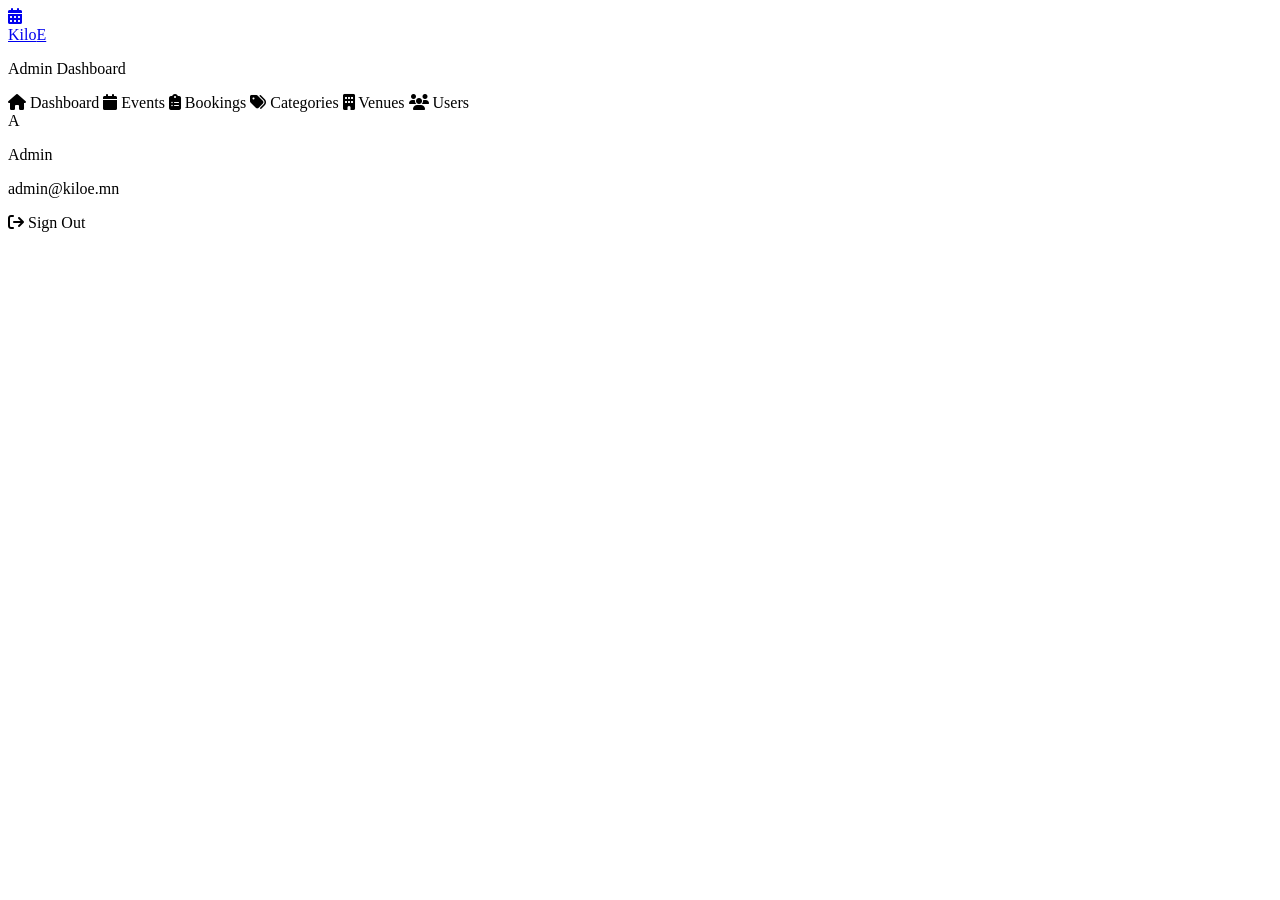
<file: src/main/resources/templates/admin/fragments.html>
<!DOCTYPE html>
<html lang="en" xmlns:th="http://www.thymeleaf.org">
<head>
    <meta charset="UTF-8">
    <link rel="stylesheet" href="https://cdnjs.cloudflare.com/ajax/libs/font-awesome/6.7.2/css/all.min.css">
</head>
<body>

    <!-- ADMIN SIDEBAR FRAGMENT -->
    <aside class="sidebar" th:fragment="sidebar(active)">
        <div class="sidebar-brand">
            <a th:href="@{/}" href="/" class="brand">
                <div class="brand-logo">
                    <i class="svg-icon fa-solid fa-calendar-days"></i>
                </div>
                <span class="brand-name">Kilo<span>E</span></span>
            </a>
            <p class="sidebar-tagline">Admin Dashboard</p>
        </div>
        <nav class="sidebar-nav">
            <a th:href="@{/admin/dashboard}" th:classappend="${active} == 'dashboard' ? ' active'" class="side-item">
                <i class="svg-icon fa-solid fa-house"></i>
                Dashboard
            </a>
            <a th:href="@{/admin/events}" th:classappend="${active} == 'events' ? ' active'" class="side-item">
                <i class="svg-icon fa-solid fa-calendar"></i>
                Events
            </a>
            <a th:href="@{/admin/bookings}" th:classappend="${active} == 'bookings' ? ' active'" class="side-item">
                <i class="svg-icon fa-solid fa-clipboard-list"></i>
                Bookings
            </a>
            <a th:href="@{/admin/categories}" th:classappend="${active} == 'categories' ? ' active'" class="side-item">
                <i class="svg-icon fa-solid fa-tags"></i>
                Categories
            </a>
            <a th:href="@{/admin/venues}" th:classappend="${active} == 'venues' ? ' active'" class="side-item">
                <i class="svg-icon fa-solid fa-building"></i>
                Venues
            </a>
            <a th:href="@{/admin/users}" th:classappend="${active} == 'users' ? ' active'" class="side-item">
                <i class="svg-icon fa-solid fa-users"></i>
                Users
            </a>
        </nav>
        <div class="sidebar-footer">
            <div class="sidebar-user">
                <div class="avatar">A</div>
                <div class="sidebar-user-info">
                    <p class="sidebar-user-name">Admin</p>
                    <p class="sidebar-user-mail">admin@kiloe.mn</p>
                </div>
            </div>
            <a th:href="@{/logout}" class="side-item" style="margin-top: 4px;">
                <i class="svg-icon fa-solid fa-arrow-right-from-bracket"></i>
                Sign Out
            </a>
        </div>
    </aside>

</body>
</html>
</file>
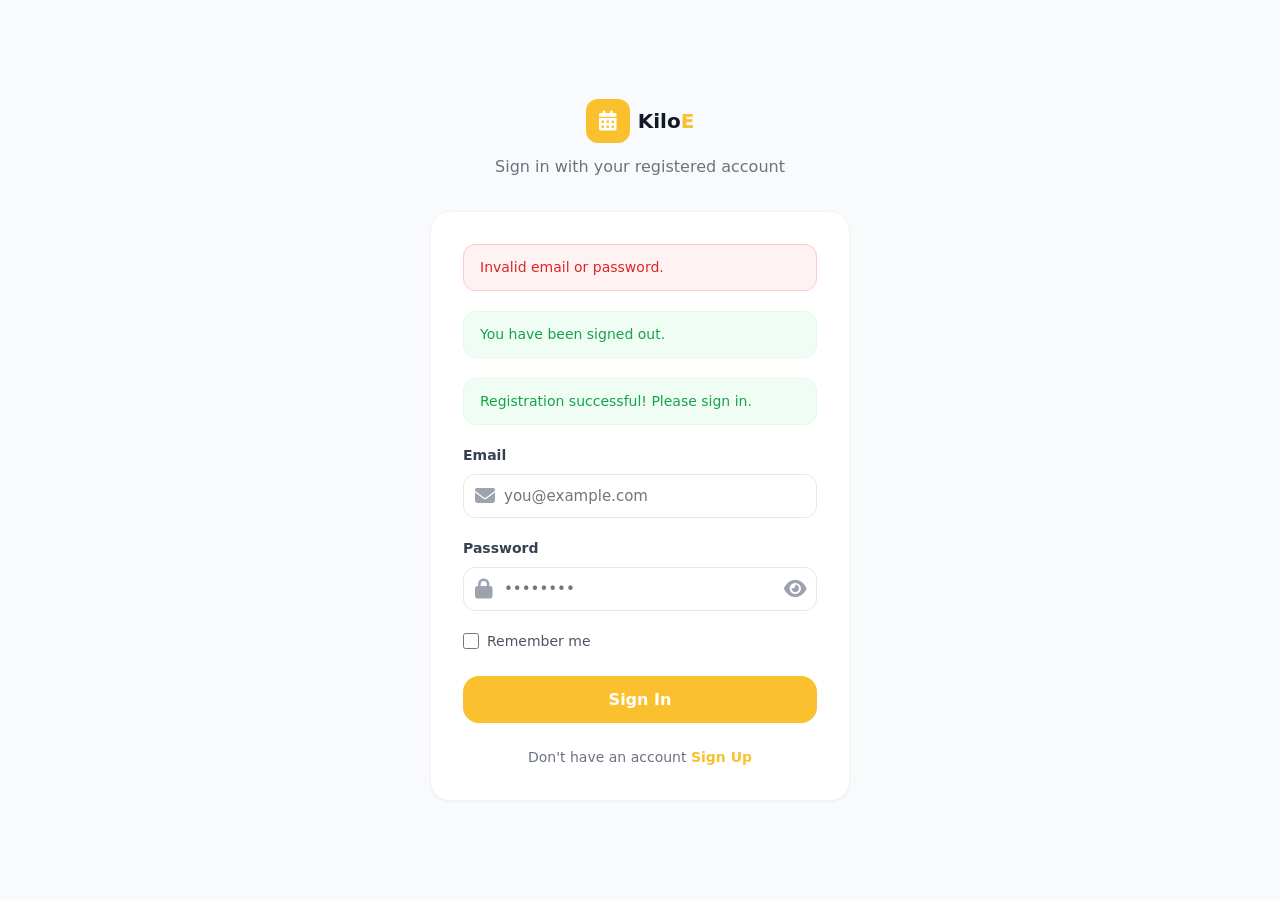
<file: src/main/resources/templates/auth/login.html>
<!DOCTYPE html>
<html lang="en" xmlns:th="http://www.thymeleaf.org">
<head>
    <meta charset="UTF-8">
    <meta name="viewport" content="width=device-width, initial-scale=1.0">
    <title>Sign In - Kiloe</title>
    <link rel="stylesheet" href="https://cdnjs.cloudflare.com/ajax/libs/font-awesome/6.7.2/css/all.min.css">
    <link rel="stylesheet" th:href="@{/css/style.css}" href="../../static/css/style.css">
</head>
<body>
    <div class="auth-wrapper">
        <div class="auth-box">

            <div class="auth-brand">
                <a href="/" class="brand" style="justify-content: center;">
                    <div class="brand-logo">
						<i class="svg-icon fa-solid fa-calendar-days"></i>
                    </div>
                    <span class="brand-name">Kilo<span>E</span></span>
                </a>
                <p>Sign in with your registered account</p>
            </div>

            <div class="auth-card">
                <form th:action="@{/login}" method="post" id="loginForm">
                	<input type="hidden" th:name="${_csrf.parameterName}" th:value="${_csrf.token}" />
                    <div th:if="${param.error}" class="alert alert-error">
                        Invalid email or password.
                    </div>
                    <div th:if="${param.logout}" class="alert alert-success">
                        You have been signed out.
                    </div>
                    <div th:if="${param.registered}" class="alert alert-success">
                        Registration successful! Please sign in.
                    </div>

                    <div class="form-group">
                        <label for="username" class="form-label">Email</label>
                        <div class="input-icon">
                        	<i class="svg-icon fa-solid fa-envelope"></i>
                            <input type="email" name="username" id="username" required class="form-control" placeholder="you@example.com">
                        </div>
                    </div>

                    <div class="form-group">
                        <label for="password" class="form-label">Password</label>
                        <div class="input-icon input-icon-right">
                        	<i class="svg-icon fa-solid fa-lock"></i>
                            <input type="password" name="password" id="password" required class="form-control" placeholder="••••••••">
                            <button type="button" onclick="togglePassword()" class="input-eye">
                            	<i id="eyeIcon" class="svg-icon fa-solid fa-eye"></i>
                            </button>
                        </div>
                    </div>

                    <div style="margin-bottom: 24px;">
                        <label class="checkbox-row">
                            <input type="checkbox" name="remember">
                            <span>Remember me</span>
                        </label>
                    </div>

                    <button type="submit" class="btn btn-primary btn-block btn-lg">Sign In</button>
                </form>

                <div class="auth-switch">
                    <p>Don't have an account
                        <a th:href="@{/register}" href="register.html">Sign Up</a>
                    </p>
                </div>
            </div>
        </div>
    </div>
    
    <script>
	    function togglePassword() {
	        const input = document.getElementById('password');
	        const icon = document.getElementById('eyeIcon');
	        if(input.type === 'password') {
	            input.type = 'text';
				icon.classList.remove('fa-eye');
				icon.classList.add('fa-eye-slash');
	        } else {
	            input.type = 'password';
				icon.classList.remove('fa-eye-slash');
				icon.classList.add('fa-eye');
	        }
	    }
	</script>
</body>
</html>
</file>
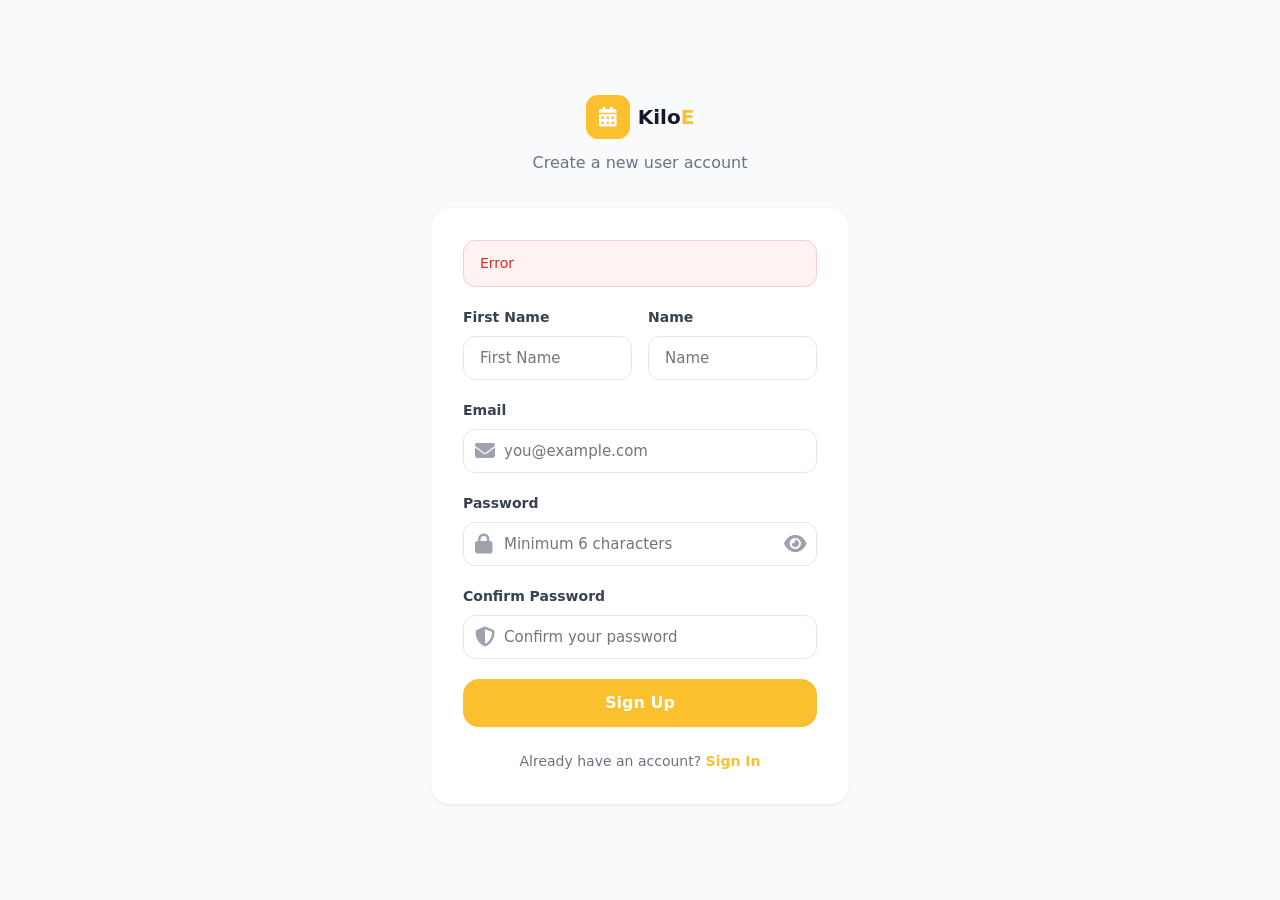
<file: src/main/resources/templates/auth/register.html>
<!DOCTYPE html>
<html lang="en" xmlns:th="http://www.thymeleaf.org">
<head>
    <meta charset="UTF-8">
    <meta name="viewport" content="width=device-width, initial-scale=1.0">
    <title>Sign Up - KiloE</title>
    <link rel="stylesheet" href="https://cdnjs.cloudflare.com/ajax/libs/font-awesome/6.7.2/css/all.min.css">
    <link rel="stylesheet" th:href="@{/css/style.css}" href="../../static/css/style.css">
</head>
<body>
    <div class="auth-wrapper">
        <div class="auth-box">
            <!-- Logo -->
            <div class="auth-brand">
                <a href="/" class="brand" style="justify-content: center;">
                    <div class="brand-logo">
                        <i class="svg-icon fa-solid fa-calendar-days"></i>
                    </div>
                    <span class="brand-name">Kilo<span>E</span></span>
                </a>
                <p>Create a new user account</p>
            </div>

            <!-- Register Form -->
            <div class="auth-card">
                <form th:action="@{/register}" method="post" id="registerForm">
                    <div th:if="${error}" class="alert alert-error" th:text="${error}">Error</div>

                    <div class="form-row">
                        <div class="form-group">
                            <label for="firstName" class="form-label">First Name</label>
                            <input type="text" id="firstName" name="firstName" required maxlength="50"
                                   class="form-control" placeholder="First Name"
                                   th:value="${registerRequest?.firstName}">
                        </div>
                        <div class="form-group">
                            <label for="lastName" class="form-label">Name</label>
                            <input type="text" id="lastName" name="lastName" required maxlength="50"
                                   class="form-control" placeholder="Name"
                                   th:value="${registerRequest?.lastName}">
                        </div>
                    </div>

                    <div class="form-group">
                        <label for="email" class="form-label">Email</label>
                        <div class="input-icon">
                            <i class="svg-icon fa-solid fa-envelope"></i>
                            <input type="email" id="email" name="email" required
                                   class="form-control" placeholder="you@example.com"
                                   th:value="${registerRequest?.email}">
                        </div>
                    </div>

                    <div class="form-group">
                        <label for="password" class="form-label">Password</label>
                        <div class="input-icon input-icon-right">
                            <i class="svg-icon fa-solid fa-lock"></i>
                            <input type="password" id="password" name="password" required minlength="6"
                                   class="form-control" placeholder="Minimum 6 characters">
                            <button type="button" onclick="togglePassword()" class="input-eye">
                                <i id="eyeIcon" class="svg-icon fa-solid fa-eye"></i>
                            </button>
                        </div>
                        <p id="passwordHint" class="form-hint hidden">Minimum 6 characters required</p>
                    </div>

                    <div class="form-group">
                        <label for="confirmPassword" class="form-label">Confirm Password</label>
                        <div class="input-icon">
                            <i class="svg-icon fa-solid fa-shield-halved"></i>
                            <input type="password" id="confirmPassword" name="confirmPassword" required
                                   class="form-control" placeholder="Confirm your password">
                        </div>
                        <p id="matchHint" class="form-hint hidden"></p>
                    </div>

                    <button type="submit" class="btn btn-primary btn-block btn-lg">
                        Sign Up
                    </button>
                </form>

                <div class="auth-switch">
                    <p>Already have an account?
                        <a th:href="@{/login}" href="login.html">Sign In</a>
                    </p>
                </div>
            </div>
        </div>
    </div>

    <script>
        function togglePassword() {
            const input = document.getElementById('password');
            const icon = document.getElementById('eyeIcon');
            if (input.type === 'password') {
                input.type = 'text';
                icon.classList.remove('fa-eye');
                icon.classList.add('fa-eye-slash');
            } else {
                input.type = 'password';
                icon.classList.remove('fa-eye-slash');
                icon.classList.add('fa-eye');
            }
        }

        // Password match validation
        const password = document.getElementById('password');
        const confirm = document.getElementById('confirmPassword');
        const matchHint = document.getElementById('matchHint');

        confirm.addEventListener('input', () => {
            if (confirm.value === '') {
                matchHint.classList.add('hidden');
            } else if (confirm.value === password.value) {
                matchHint.textContent = 'Passwords match';
                matchHint.className = 'form-hint ok';
            } else {
                matchHint.textContent = 'Passwords do not match';
                matchHint.className = 'form-hint bad';
            }
        });
    </script>
</body>
</html>
</file>
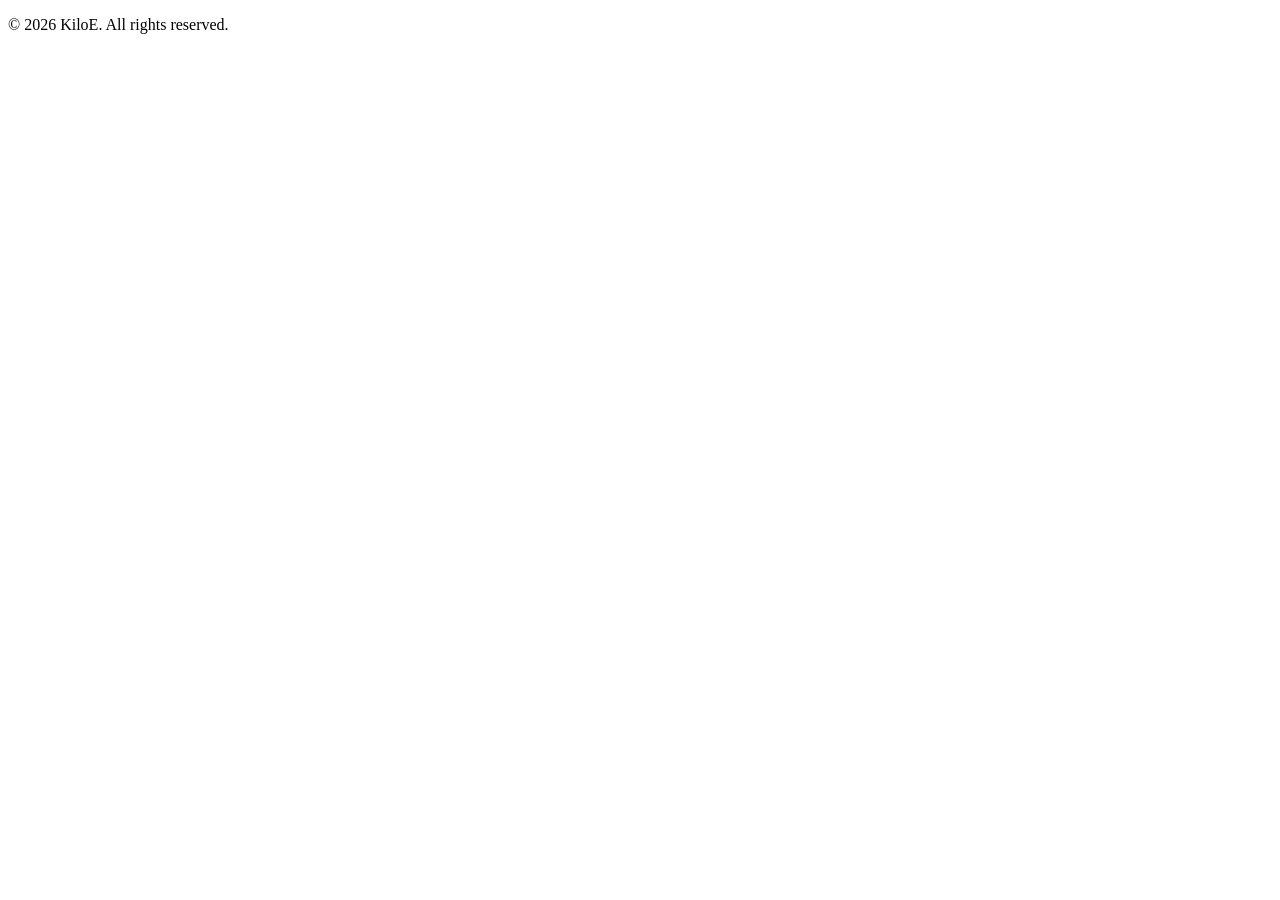
<file: src/main/resources/templates/customer/dashboard.html>
<!DOCTYPE html>
<html lang="en" xmlns:th="http://www.thymeleaf.org">
<head>
    <meta charset="UTF-8">
    <meta name="viewport" content="width=device-width, initial-scale=1.0">
    <title>My Dashboard - KiloE</title>
    <link rel="stylesheet" href="https://cdnjs.cloudflare.com/ajax/libs/font-awesome/6.7.2/css/all.min.css">
    <link rel="stylesheet" th:href="@{/css/style.css}">
</head>
<body>

    <footer class="footer">
        <div class="container">
            <div class="footer-bottom"><p>&copy; 2026 KiloE. All rights reserved.</p></div>
        </div>
    </footer>
</body>
</html>
</file>
<file: src/main/resources/static/css/style.css>
/* ==========================================================================
   KiloE - Plain CSS Design System (modular manifest)
   Each module is loaded in order; do not put rules here, only @imports.
   ========================================================================== */

@import url("tokens.css");
@import url("base.css");
@import url("layout.css");
@import url("components.css");
@import url("admin.css");
@import url("pages.css");
</file>
